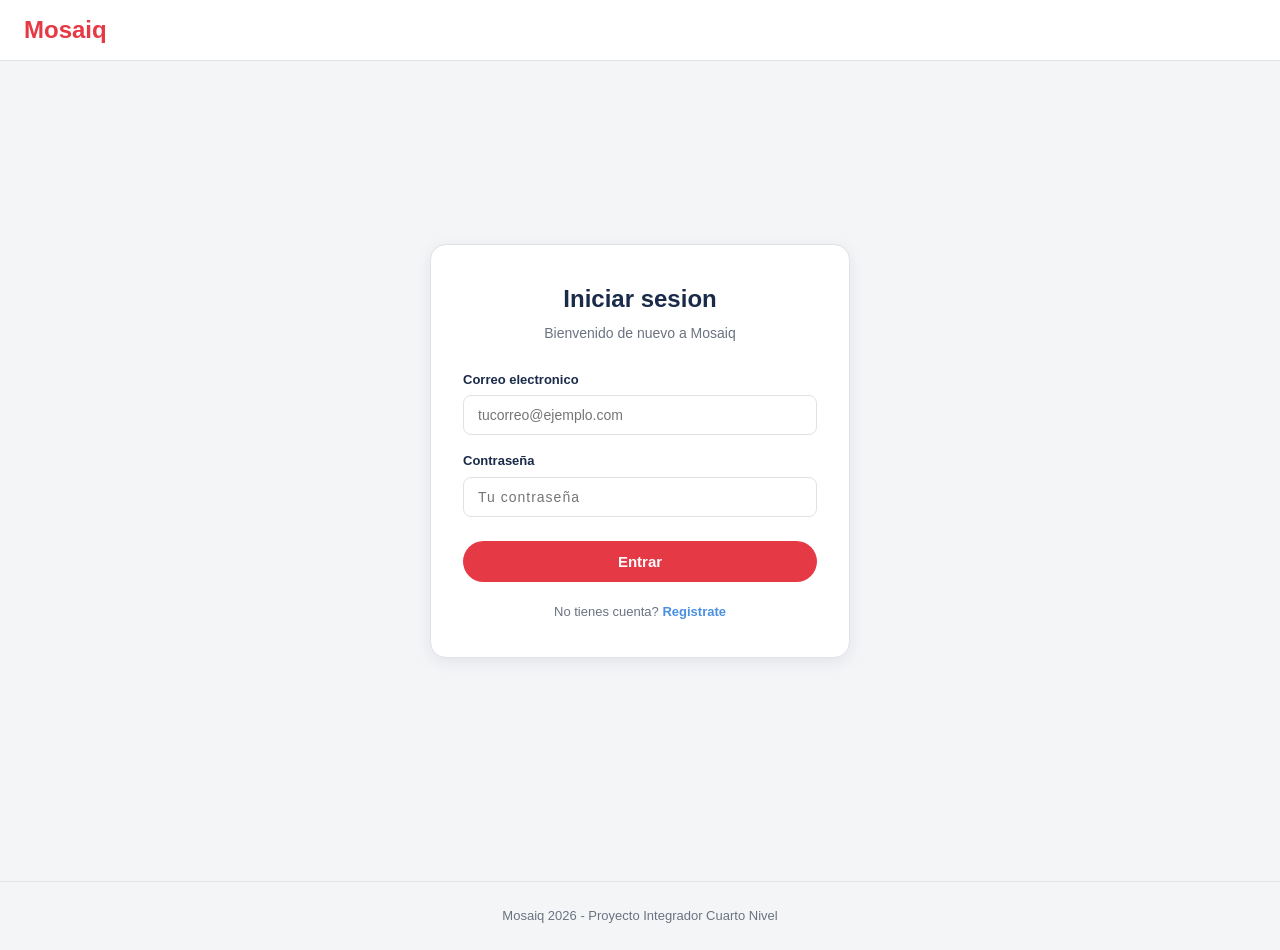
<file: frontend/login.html>
<!DOCTYPE html>
<html lang="es">

<head>
    <meta charset="UTF-8">
    <meta name="viewport" content="width=device-width, initial-scale=1.0">
    <title>Mosaiq - Iniciar sesion</title>
    <link rel="stylesheet" href="css/global.css">
    <link rel="stylesheet" href="css/login.css">
</head>

<body>

    <!-- ENCABEZADO -->
    <header class="encabezado">
        <a href="index.html" class="logo">Mosa<span class="logo__acento">iq</span></a>
    </header>

    <!-- FORMULARIO DE INICIO DE SESION -->
    <main class="acceso">
        <section class="acceso__tarjeta">
            <h1 class="acceso__titulo">Iniciar sesion</h1>
            <p class="acceso__subtitulo">Bienvenido de nuevo a Mosaiq</p>

            <form class="formulario">
                <div class="formulario__campo">
                    <label class="formulario__etiqueta" for="correo">Correo electronico</label>
                    <input class="formulario__control" type="email" id="correo" placeholder="tucorreo@ejemplo.com">
                </div>

                <div class="formulario__campo">
                    <label class="formulario__etiqueta" for="clave">Contraseña</label>
                    <input class="formulario__control formulario__control--password" type="password" id="clave" placeholder="Tu contraseña">
                </div>

                <button type="button" id="btnEntrar" class="boton boton--primario acceso__boton">Entrar</button>
            </form>

            <p class="acceso__pie">
                No tienes cuenta? <a class="acceso__enlace" href="register.html">Registrate</a>
            </p>
        </section>
    </main>

    <!-- PIE -->
    <footer class="pie">
        <p>Mosaiq 2026 - Proyecto Integrador Cuarto Nivel</p>
    </footer>

    <script src="https://code.jquery.com/jquery-3.7.1.min.js"></script>
    <script src="js/api.js"></script>
    <script src="js/login.js"></script>

</body>

</html>
</file>
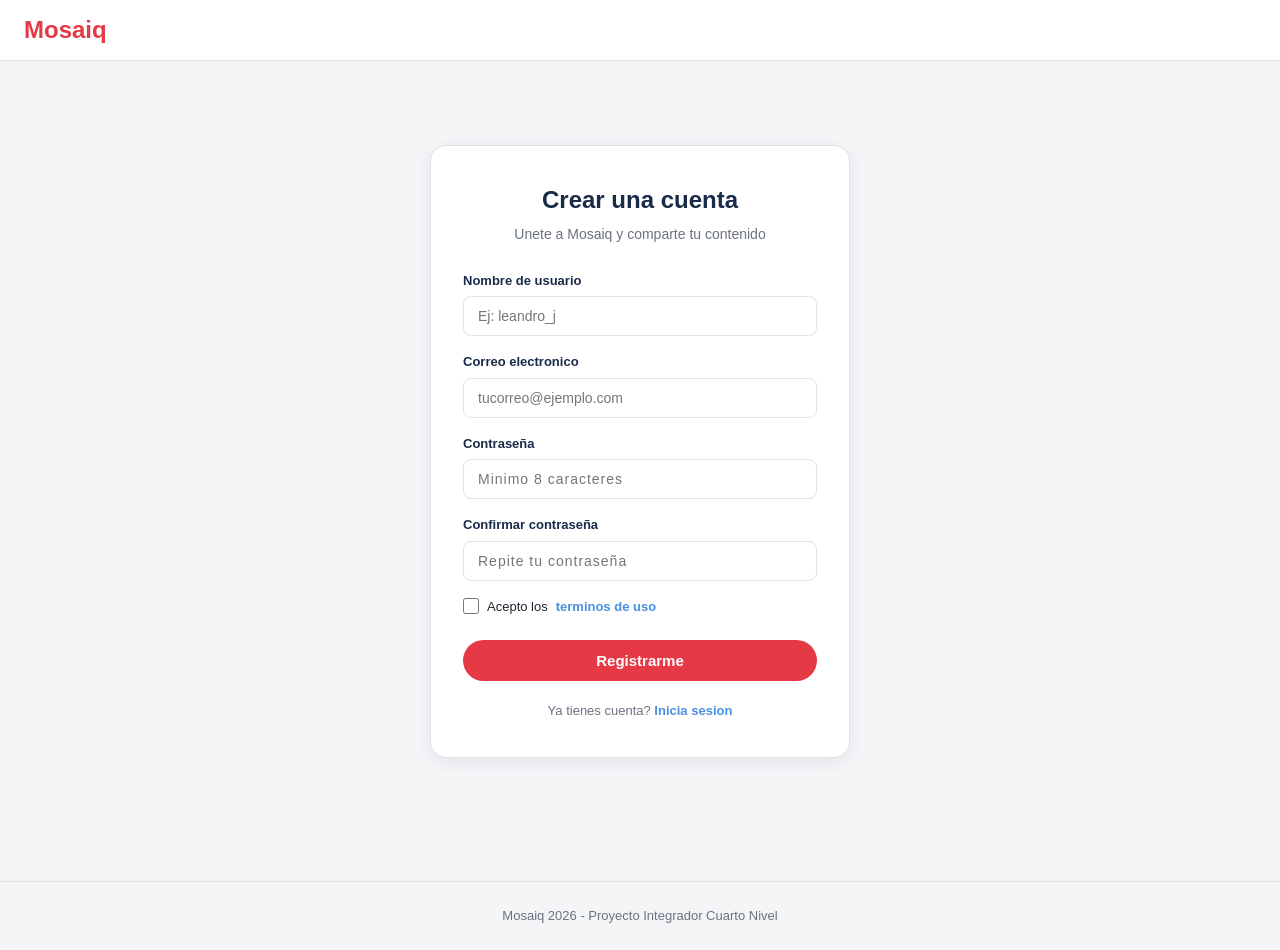
<file: frontend/register.html>
<!DOCTYPE html>
<html lang="es">

<head>
    <meta charset="UTF-8">
    <meta name="viewport" content="width=device-width, initial-scale=1.0">
    <title>Mosaiq - Registro</title>
    <link rel="stylesheet" href="css/global.css">
    <link rel="stylesheet" href="css/register.css">
</head>

<body>

    <!-- ENCABEZADO -->
    <header class="encabezado">
        <a href="index.html" class="logo">Mosa<span class="logo__acento">iq</span></a>
    </header>

    <!-- FORMULARIO DE REGISTRO -->
    <main class="acceso">
        <section class="acceso__tarjeta">
            <h1 class="acceso__titulo">Crear una cuenta</h1>
            <p class="acceso__subtitulo">Unete a Mosaiq y comparte tu contenido</p>

            <form class="formulario">
                <div class="formulario__campo">
                    <label class="formulario__etiqueta" for="nombre">Nombre de usuario</label>
                    <input class="formulario__control" type="text" id="nombre" placeholder="Ej: leandro_j">
                </div>

                <div class="formulario__campo">
                    <label class="formulario__etiqueta" for="correo">Correo electronico</label>
                    <input class="formulario__control" type="email" id="correo" placeholder="tucorreo@ejemplo.com">
                </div>

                <div class="formulario__campo">
                    <label class="formulario__etiqueta" for="clave">Contraseña</label>
                    <input class="formulario__control formulario__control--password" type="password" id="clave"
                        placeholder="Minimo 8 caracteres">
                </div>

                <div class="formulario__campo">
                    <label class="formulario__etiqueta" for="clave2">Confirmar contraseña</label>
                    <input class="formulario__control formulario__control--password" type="password" id="clave2"
                        placeholder="Repite tu contraseña">
                </div>

                <div class="formulario__campo formulario__campo--terminos">
                    <input class="formulario__check" type="checkbox" id="terminos">
                    <label class="formulario__etiqueta" for="terminos">Acepto los</label>
                    <a class="formulario__terminos-enlace" href="terminos.html" target="_blank" rel="noopener">terminos
                        de uso</a>
                </div>

                <button type="button" id="btnRegistrar" class="boton boton--primario acceso__boton">Registrarme</button>
            </form>

            <p class="acceso__pie">
                Ya tienes cuenta? <a class="acceso__enlace" href="login.html">Inicia sesion</a>
            </p>
        </section>
    </main>

    <!-- PIE -->
    <footer class="pie">
        <p>Mosaiq 2026 - Proyecto Integrador Cuarto Nivel</p>
    </footer>

    <script src="https://code.jquery.com/jquery-3.7.1.min.js"></script>
    <script src="js/api.js"></script>
    <script src="js/register.js"></script>

</body>

</html>
</file>
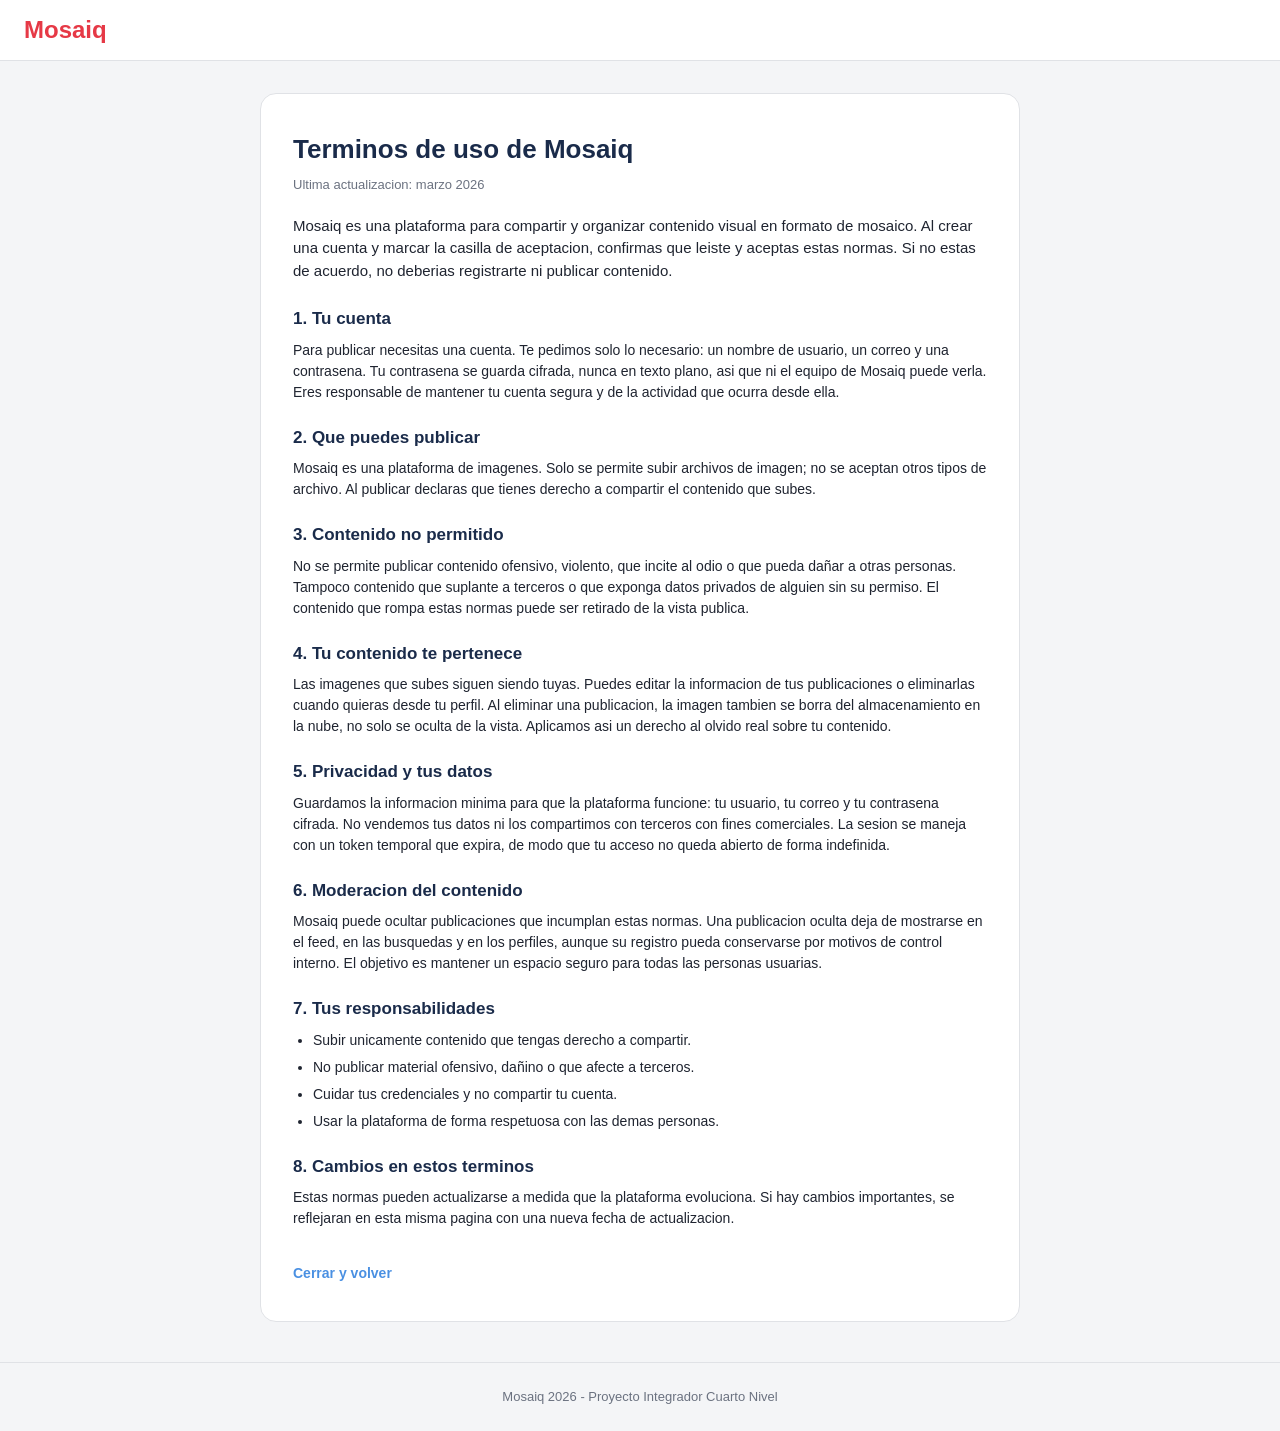
<file: frontend/terminos.html>
<!DOCTYPE html>
<html lang="es">

<head>
    <meta charset="UTF-8">
    <meta name="viewport" content="width=device-width, initial-scale=1.0">
    <title>Mosaiq - Terminos de uso</title>
    <link rel="stylesheet" href="css/global.css">
    <link rel="stylesheet" href="css/terminos.css">
</head>

<body>

    <!-- ENCABEZADO -->
    <header class="encabezado">
        <a href="index.html" class="logo">Mosa<span class="logo__acento">iq</span></a>
    </header>

    <!-- TERMINOS DE USO -->
    <main class="legal">
        <h1 class="legal__titulo">Terminos de uso de Mosaiq</h1>
        <p class="legal__fecha">Ultima actualizacion: marzo 2026</p>

        <p class="legal__intro">
            Mosaiq es una plataforma para compartir y organizar contenido visual en
            formato de mosaico. Al crear una cuenta y marcar la casilla de aceptacion,
            confirmas que leiste y aceptas estas normas. Si no estas de acuerdo, no
            deberias registrarte ni publicar contenido.
        </p>

        <section class="legal__seccion">
            <h2 class="legal__subtitulo">1. Tu cuenta</h2>
            <p class="legal__texto">
                Para publicar necesitas una cuenta. Te pedimos solo lo necesario: un
                nombre de usuario, un correo y una contrasena. Tu contrasena se guarda
                cifrada, nunca en texto plano, asi que ni el equipo de Mosaiq puede
                verla. Eres responsable de mantener tu cuenta segura y de la actividad
                que ocurra desde ella.
            </p>
        </section>

        <section class="legal__seccion">
            <h2 class="legal__subtitulo">2. Que puedes publicar</h2>
            <p class="legal__texto">
                Mosaiq es una plataforma de imagenes. Solo se permite subir archivos de
                imagen; no se aceptan otros tipos de archivo. Al publicar declaras que
                tienes derecho a compartir el contenido que subes.
            </p>
        </section>

        <section class="legal__seccion">
            <h2 class="legal__subtitulo">3. Contenido no permitido</h2>
            <p class="legal__texto">
                No se permite publicar contenido ofensivo, violento, que incite al odio
                o que pueda dañar a otras personas. Tampoco contenido que suplante a
                terceros o que exponga datos privados de alguien sin su permiso. El
                contenido que rompa estas normas puede ser retirado de la vista publica.
            </p>
        </section>

        <section class="legal__seccion">
            <h2 class="legal__subtitulo">4. Tu contenido te pertenece</h2>
            <p class="legal__texto">
                Las imagenes que subes siguen siendo tuyas. Puedes editar la informacion
                de tus publicaciones o eliminarlas cuando quieras desde tu perfil. Al
                eliminar una publicacion, la imagen tambien se borra del almacenamiento
                en la nube, no solo se oculta de la vista. Aplicamos asi un derecho al
                olvido real sobre tu contenido.
            </p>
        </section>

        <section class="legal__seccion">
            <h2 class="legal__subtitulo">5. Privacidad y tus datos</h2>
            <p class="legal__texto">
                Guardamos la informacion minima para que la plataforma funcione: tu
                usuario, tu correo y tu contrasena cifrada. No vendemos tus datos ni los
                compartimos con terceros con fines comerciales. La sesion se maneja con
                un token temporal que expira, de modo que tu acceso no queda abierto de
                forma indefinida.
            </p>
        </section>

        <section class="legal__seccion">
            <h2 class="legal__subtitulo">6. Moderacion del contenido</h2>
            <p class="legal__texto">
                Mosaiq puede ocultar publicaciones que incumplan estas normas. Una
                publicacion oculta deja de mostrarse en el feed, en las busquedas y en
                los perfiles, aunque su registro pueda conservarse por motivos de control
                interno. El objetivo es mantener un espacio seguro para todas las
                personas usuarias.
            </p>
        </section>

        <section class="legal__seccion">
            <h2 class="legal__subtitulo">7. Tus responsabilidades</h2>
            <ul class="legal__lista">
                <li>Subir unicamente contenido que tengas derecho a compartir.</li>
                <li>No publicar material ofensivo, dañino o que afecte a terceros.</li>
                <li>Cuidar tus credenciales y no compartir tu cuenta.</li>
                <li>Usar la plataforma de forma respetuosa con las demas personas.</li>
            </ul>
        </section>

        <section class="legal__seccion">
            <h2 class="legal__subtitulo">8. Cambios en estos terminos</h2>
            <p class="legal__texto">
                Estas normas pueden actualizarse a medida que la plataforma evoluciona.
                Si hay cambios importantes, se reflejaran en esta misma pagina con una
                nueva fecha de actualizacion.
            </p>
        </section>

        <button type="button" class="legal__volver" id="btnCerrar">Cerrar y volver</button>

        <script>
            document.getElementById("btnCerrar").addEventListener("click", function () {
                window.close();
            });
        </script>

    </main>

    <!-- PIE -->
    <footer class="pie">
        <p>Mosaiq 2026 - Proyecto Integrador Cuarto Nivel</p>
    </footer>

</body>

</html>
</file>
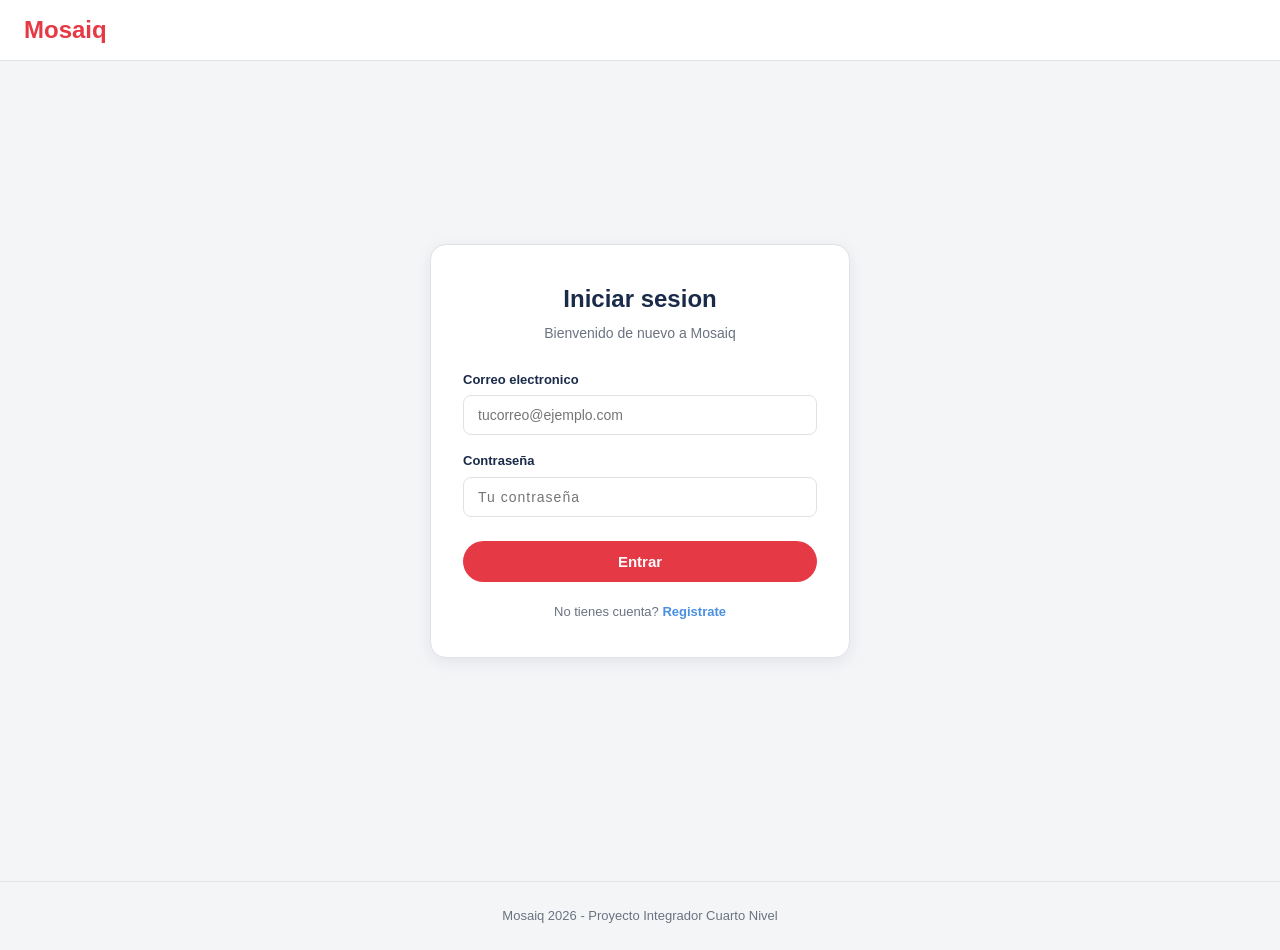
<file: frontend/usuario.html>
<!DOCTYPE html>
<html lang="es">

<head>
    <meta charset="UTF-8">
    <meta name="viewport" content="width=device-width, initial-scale=1.0">
    <title>Mosaiq - Mi perfil</title>
    <link rel="stylesheet" href="css/global.css">
    <link rel="stylesheet" href="css/usuario.css">
</head>

<body>

    <!-- ENCABEZADO -->
    <header class="encabezado">
        <a href="index.html" class="logo">Mosa<span class="logo__acento">iq</span></a>

        <div class="busqueda">
            <input type="search" class="busqueda__campo" placeholder="Buscar por titulo, descripcion o etiquetas...">
        </div>

        <a href="#modalSubir" class="boton boton--rojo">+ Subir imagen</a>
    </header>

    <!-- CABECERA DEL PERFIL -->
    <section class="perfil">
        <div class="perfil__avatar" id="perfil-avatar"></div>
        <h1 class="perfil__nombre" id="perfil-nombre"></h1>
        <p class="perfil__usuario" id="perfil-usuario"></p>
        <p class="perfil__datos" id="perfil-datos"></p>
    </section>

    <!-- PUBLICACIONES DEL USUARIO -->
    <main class="publicaciones">
        <h2 class="publicaciones__titulo">Mis publicaciones</h2>

        <section class="mosaico" id="mosaico-usuario"></section>

        <!-- molde de la tarjeta: se clona en el JS por cada publicacion (no se muestra) -->
        <article class="publicacion" id="molde-publicacion" hidden>
            <a class="publicacion__enlace" href="#">
                <figure class="publicacion__figura">
                    <img class="publicacion__imagen" src="" alt="">
                </figure>
                <div class="publicacion__info">
                    <h3 class="publicacion__titulo"></h3>
                    <p class="publicacion__autor"></p>
                </div>
            </a>
            <div class="publicacion__acciones">
                <a href="#modalEditar" class="publicacion__accion publicacion__accion--editar">Editar</a>
                <button type="button" class="publicacion__accion publicacion__accion--eliminar">Eliminar</button>
            </div>
        </article>
    </main>

    <!-- MODAL DE SUBIR IMAGEN (se abre con :target en CSS) -->
    <div class="modal" id="modalSubir">
        <div class="modal__caja">
            <header class="modal__cabecera">
                <h2 class="modal__titulo">Subir nueva imagen</h2>
                <a href="#" class="modal__cerrar">&times;</a>
            </header>

            <form class="modal__form">
                <div class="modal__campo">
                    <label class="modal__etiqueta" for="imagenImg">Imagen</label>
                    <input class="modal__control" type="file" id="imagenImg" accept="image/*">
                </div>

                <div class="modal__campo">
                    <label class="modal__etiqueta" for="tituloImg">Titulo</label>
                    <input class="modal__control" type="text" id="tituloImg" placeholder="Ponle un titulo a tu imagen">
                </div>

                <div class="modal__campo">
                    <label class="modal__etiqueta" for="descripcionImg">Descripcion</label>
                    <input class="modal__control" type="text" id="descripcionImg" placeholder="Describe tu imagen">
                </div>

                <div class="modal__campo">
                    <label class="modal__etiqueta" for="categoriaImg">Categoria</label>
                    <select class="modal__control" id="categoriaImg"></select>
                </div>

                <div class="modal__campo">
                    <label class="modal__etiqueta" for="tagsImg">Etiquetas</label>
                    <input class="modal__control" type="text" id="tagsImg" placeholder="Separadas por comas">
                </div>

                <button type="button" id="btnPublicar" class="boton boton--primario modal__boton">Publicar</button>
            </form>
        </div>
    </div>
    <!-- MODAL EDITAR PIN -->
    <div class="modal" id="modalEditar">
        <div class="modal__caja">
            <header class="modal__cabecera">
                <h2 class="modal__titulo">Editar pin</h2>
                <a href="#" class="modal__cerrar">&times;</a>
            </header>

            <form class="modal__form">
                <input type="hidden" id="editarId">

                <div class="modal__campo">
                    <label class="modal__etiqueta" for="editarTitulo">Titulo</label>
                    <input class="modal__control" type="text" id="editarTitulo">
                </div>

                <div class="modal__campo">
                    <label class="modal__etiqueta" for="editarDescripcion">Descripcion</label>
                    <input class="modal__control" type="text" id="editarDescripcion">
                </div>

                <div class="modal__campo">
                    <label class="modal__etiqueta" for="editarCategoria">Categoria</label>
                    <select class="modal__control" id="editarCategoria"></select>
                </div>

                <div class="modal__campo">
                    <label class="modal__etiqueta" for="editarTags">Etiquetas</label>
                    <input class="modal__control" type="text" id="editarTags" placeholder="Separadas por comas">
                </div>

                <button type="button" id="btnGuardarEdicion" class="boton boton--primario modal__boton">Guardar
                    cambios</button>
            </form>
        </div>
    </div>
    <!-- PIE -->
    <footer class="pie">
        <p>Mosaiq 2026 - Proyecto Integrador Cuarto Nivel</p>
    </footer>

    <script src="https://code.jquery.com/jquery-3.7.1.min.js"></script>
    <script src="js/api.js"></script>
    <script src="js/header.js"></script>
    <script src="js/usuario.js"></script>

</body>

</html>
</file>
<file: frontend/css/global.css>
/* RESET */
* {
  margin: 0;
  padding: 0;
  box-sizing: border-box;
}

/* variables globales */
:root {
  --azul-marino: #1A2B4A;
  --azul-acento: #4A90E2;
  --rojo: #E63946;
  --gris-fondo: #F4F5F7;
  --gris-borde: #E0E2E6;
  --gris-texto: #6B7280;
  --blanco: #FFFFFF;
  --negro-texto: #1F2430;
}

/* BASE */
body {
  font-family: 'Segoe UI', Tahoma, Geneva, Verdana, sans-serif;
  background-color: var(--gris-fondo);
  color: var(--negro-texto);
  line-height: 1.5;
}

a {
  text-decoration: none;
  color: inherit;
}

ul {
  list-style: none;
}

/* ENCABEZADO (bloque) */
.encabezado {
  display: flex;
  flex-wrap: wrap;
  align-items: center;
  gap: 15px;
  padding: 12px 24px;
  background-color: var(--blanco);
  border-bottom: 1px solid var(--gris-borde);
  position: sticky;
  top: 0;
  z-index: 10;
}

/* LOGO (bloque) */
.logo {
  font-size: 24px;
  font-weight: bold;
  color: var(--rojo);
}

.logo__acento {
  color: var(--rojo);
}

/* BUSQUEDA (bloque) */
.busqueda {
  flex: 1;
  display: flex;
  align-items: center;
  background-color: var(--gris-fondo);
  border: 1px solid var(--gris-borde);
  border-radius: 22px;
  padding: 8px 16px;
}

.busqueda__campo {
  border: none;
  background: transparent;
  outline: none;
  width: 100%;
  font-size: 14px;
  color: var(--negro-texto);
}

/* BOTON (bloque + modificadores) */
.boton {
  border: none;
  border-radius: 22px;
  padding: 9px 18px;
  font-size: 14px;
  font-weight: bold;
  cursor: pointer;
  transition: background-color 0.2s, transform 0.1s;
}

.boton:active {
  transform: scale(0.97);
}

.boton--primario {
  background-color: var(--rojo);
  color: var(--blanco);
}

.boton--primario:hover {
  background-color: #C92D3A;
}

.boton--secundario {
  background-color: var(--gris-fondo);
  color: var(--azul-marino);
}

.boton--secundario:hover {
  background-color: var(--gris-borde);
}

.boton--rojo {
  background-color: var(--rojo);
  color: var(--blanco);
}

.boton--rojo:hover {
  background-color: #C92D3A;
}

/* enlace que se ve como nombre de usuario en el encabezado */
.encabezado__usuario {
  font-weight: bold;
  color: var(--azul-marino);
}

/* PIE (bloque) */
.pie {
  text-align: center;
  padding: 24px;
  color: var(--gris-texto);
  font-size: 13px;
  border-top: 1px solid var(--gris-borde);
  margin-top: 40px;
}
</file>
<file: frontend/css/login.css>
/* CONTENEDOR */
.acceso {
  display: flex;
  justify-content: center;
  align-items: center;
  min-height: calc(100vh - 120px);
  padding: 30px 20px;
}

/* TARJETA DEL FORMULARIO */
.acceso__tarjeta {
  background-color: var(--blanco);
  border: 1px solid var(--gris-borde);
  border-radius: 16px;
  padding: 28px 22px;
  width: 100%;
  max-width: 420px;
  box-shadow: 0 4px 16px rgba(26, 43, 74, 0.08);
}

.acceso__titulo {
  font-size: 24px;
  color: var(--azul-marino);
  text-align: center;
  margin-bottom: 6px;
}

.acceso__subtitulo {
  font-size: 14px;
  color: var(--gris-texto);
  text-align: center;
  margin-bottom: 26px;
}

.acceso__boton {
  margin-top: 8px;
  width: 100%;
  padding: 12px;
  font-size: 15px;
}

.acceso__pie {
  text-align: center;
  font-size: 13px;
  color: var(--gris-texto);
  margin-top: 20px;
}

.acceso__enlace {
  color: var(--azul-acento);
  font-weight: bold;
}

.acceso__enlace:hover {
  text-decoration: underline;
}

/* FORMULARIO */
.formulario {
  display: flex;
  flex-direction: column;
  gap: 16px;
}

.formulario__campo {
  display: flex;
  flex-direction: column;
  gap: 6px;
}

/* modificador: la fila de terminos va horizontal (checkbox + texto) */
.formulario__campo--terminos {
  flex-direction: row;
  align-items: center;
  gap: 8px;
}

.formulario__etiqueta {
  font-size: 13px;
  font-weight: bold;
  color: var(--azul-marino);
}

/* en la fila de terminos la etiqueta es texto normal, no negrita */
.formulario__campo--terminos .formulario__etiqueta {
  font-weight: normal;
  color: var(--negro-texto);
}

.formulario__control {
  border: 1px solid var(--gris-borde);
  border-radius: 8px;
  padding: 11px 14px;
  font-size: 14px;
  outline: none;
  transition: border-color 0.2s;
}

.formulario__control:focus {
  border-color: var(--azul-acento);
}

/* modificador: campo de contraseña */
.formulario__control--password {
  letter-spacing: 1px;
}

.formulario__check {
  width: 16px;
  height: 16px;
  cursor: pointer;
}

/* RESPONSIVE (movil primero) */
@media (min-width: 481px) {
  .acceso__tarjeta {
    padding: 36px 32px;
  }
}
</file>
<file: frontend/css/register.css>
/* CONTENEDOR */
.acceso {
  display: flex;
  justify-content: center;
  align-items: center;
  min-height: calc(100vh - 120px);
  padding: 30px 20px;
}

/* TARJETA DEL FORMULARIO */
.acceso__tarjeta {
  background-color: var(--blanco);
  border: 1px solid var(--gris-borde);
  border-radius: 16px;
  padding: 28px 22px;
  width: 100%;
  max-width: 420px;
  box-shadow: 0 4px 16px rgba(26, 43, 74, 0.08);
}

.acceso__titulo {
  font-size: 24px;
  color: var(--azul-marino);
  text-align: center;
  margin-bottom: 6px;
}

.acceso__subtitulo {
  font-size: 14px;
  color: var(--gris-texto);
  text-align: center;
  margin-bottom: 26px;
}

.acceso__boton {
  margin-top: 8px;
  width: 100%;
  padding: 12px;
  font-size: 15px;
}

.acceso__pie {
  text-align: center;
  font-size: 13px;
  color: var(--gris-texto);
  margin-top: 20px;
}

.acceso__enlace {
  color: var(--azul-acento);
  font-weight: bold;
}

.acceso__enlace:hover {
  text-decoration: underline;
}

/* FORMULARIO */
.formulario {
  display: flex;
  flex-direction: column;
  gap: 16px;
}

.formulario__campo {
  display: flex;
  flex-direction: column;
  gap: 6px;
}

/* modificador: la fila de terminos va horizontal (checkbox + texto) */
.formulario__campo--terminos {
  flex-direction: row;
  align-items: center;
  gap: 8px;
}

.formulario__etiqueta {
  font-size: 13px;
  font-weight: bold;
  color: var(--azul-marino);
}

/* en la fila de terminos la etiqueta es texto normal, no negrita */
.formulario__campo--terminos .formulario__etiqueta {
  font-weight: normal;
  color: var(--negro-texto);
}

.formulario__control {
  border: 1px solid var(--gris-borde);
  border-radius: 8px;
  padding: 11px 14px;
  font-size: 14px;
  outline: none;
  transition: border-color 0.2s;
}

.formulario__control:focus {
  border-color: var(--azul-acento);
}

/* modificador: campo de contraseña */
.formulario__control--password {
  letter-spacing: 1px;
}

.formulario__check {
  width: 16px;
  height: 16px;
  cursor: pointer;
}

/* RESPONSIVE (movil primero) */
@media (min-width: 481px) {
  .acceso__tarjeta {
    padding: 36px 32px;
  }
}

/* enlace a los terminos dentro de la fila del checkbox */
.formulario__terminos-enlace {
  font-size: 13px;
  color: var(--azul-acento);
  font-weight: bold;
}

.formulario__terminos-enlace:hover {
  text-decoration: underline;
}
</file>
<file: frontend/css/terminos.css>
/* CONTENEDOR DEL DOCUMENTO LEGAL */
.legal {
  max-width: 760px;
  margin: 16px;
  padding: 24px 20px;
  background-color: var(--blanco);
  border: 1px solid var(--gris-borde);
  border-radius: 16px;
}

.legal__titulo {
  font-size: 26px;
  color: var(--azul-marino);
  margin-bottom: 6px;
}

.legal__fecha {
  font-size: 13px;
  color: var(--gris-texto);
  margin-bottom: 20px;
}

.legal__intro {
  font-size: 15px;
  color: var(--negro-texto);
  margin-bottom: 24px;
}

.legal__seccion {
  margin-bottom: 22px;
}

.legal__subtitulo {
  font-size: 17px;
  color: var(--azul-marino);
  margin-bottom: 8px;
}

.legal__texto {
  font-size: 14px;
  color: var(--negro-texto);
}

.legal__lista {
  margin-top: 8px;
  padding-left: 20px;
}

.legal__lista li {
  font-size: 14px;
  color: var(--negro-texto);
  list-style: disc;
  margin-bottom: 6px;
}

.legal__volver {
  display: inline-block;
  margin-top: 14px;
  font-size: 14px;
  font-weight: bold;
  color: var(--azul-acento);
  background: none;
  border: none;
  cursor: pointer;
  padding: 0;
  font-family: inherit;
}

.legal__volver:hover {
  text-decoration: underline;
}

/* RESPONSIVE (movil primero) */
@media (min-width: 481px) {
  .legal {
    margin: 32px auto;
    padding: 36px 32px;
  }
}
</file>
<file: frontend/css/usuario.css>
/* PERFIL */
.perfil {
  display: flex;
  flex-direction: column;
  align-items: center;
  padding: 36px 24px 24px;
  background-color: var(--blanco);
  border-bottom: 1px solid var(--gris-borde);
}

.perfil__avatar {
  width: 110px;
  height: 110px;
  border-radius: 50%;
  background-color: var(--azul-acento);
  color: var(--blanco);
  font-size: 44px;
  font-weight: bold;
  display: flex;
  align-items: center;
  justify-content: center;
  margin-bottom: 14px;
}

.perfil__nombre {
  font-size: 24px;
  color: var(--azul-marino);
  margin-bottom: 4px;
}

.perfil__usuario {
  font-size: 14px;
  color: var(--gris-texto);
  margin-bottom: 6px;
}

.perfil__datos {
  font-size: 13px;
  color: var(--gris-texto);
  margin-bottom: 18px;
}

/* PUBLICACIONES (seccion) (base movil) */
.publicaciones {
  padding: 16px;
}

.publicaciones__titulo {
  font-size: 18px;
  color: var(--azul-marino);
  margin-bottom: 16px;
}

/* MOSAICO (movil primero: una sola columna como base) */
.mosaico {
  column-width: 230px;
  column-gap: 16px;
}

/* PUBLICACION (tarjeta) */
.publicacion {
  break-inside: avoid;
  margin-bottom: 16px;
  background-color: var(--blanco);
  border-radius: 14px;
  overflow: hidden;
  border: 1px solid var(--gris-borde);
  cursor: pointer;
  transition: transform 0.2s, box-shadow 0.2s;
}

.publicacion:hover {
  transform: translateY(-4px);
  box-shadow: 0 6px 18px rgba(26, 43, 74, 0.15);
}

.publicacion__enlace {
  display: block;
  color: inherit;
}

.publicacion__figura {
  width: 100%;
  background-color: var(--gris-borde);
  line-height: 0;
}

.publicacion__imagen {
  width: 100%;
  height: auto;
  display: block;
}

.publicacion__info {
  padding: 10px 12px;
}

.publicacion__titulo {
  font-size: 14px;
  font-weight: bold;
  color: var(--negro-texto);
  margin-bottom: 4px;
}

.publicacion__autor {
  font-size: 12px;
  color: var(--gris-texto);
}

/* MODAL */
.modal {
  display: none;
  position: fixed;
  top: 0;
  left: 0;
  width: 100%;
  height: 100%;
  background-color: rgba(26, 43, 74, 0.55);
  justify-content: center;
  align-items: center;
  z-index: 100;
  padding: 20px;
}

/* se muestra cuando la URL apunta al id del modal */
.modal:target {
  display: flex;
}

.modal__caja {
  background-color: var(--blanco);
  border-radius: 16px;
  padding: 28px;
  width: 100%;
  max-width: 440px;
}

.modal__cabecera {
  display: flex;
  justify-content: space-between;
  align-items: center;
  margin-bottom: 20px;
}

.modal__titulo {
  font-size: 20px;
  color: var(--azul-marino);
}

.modal__cerrar {
  font-size: 22px;
  cursor: pointer;
  color: var(--gris-texto);
  line-height: 1;
}

.modal__cerrar:hover {
  color: var(--rojo);
}

.modal__form {
  display: flex;
  flex-direction: column;
  gap: 14px;
}

.modal__campo {
  display: flex;
  flex-direction: column;
  gap: 6px;
}

.modal__etiqueta {
  font-size: 13px;
  font-weight: bold;
  color: var(--azul-marino);
}

.modal__control {
  border: 1px solid var(--gris-borde);
  border-radius: 8px;
  padding: 10px 12px;
  font-size: 14px;
  outline: none;
}

.modal__control:focus {
  border-color: var(--azul-acento);
}

.modal__boton {
  margin-top: 4px;
  width: 100%;
  padding: 12px;
  font-size: 15px;
}

/* ACCIONES SOBRE CADA PIN (solo en el perfil, son todos tuyos) */
.publicacion__acciones {
  display: flex;
  gap: 8px;
  padding: 0 12px 12px;
}

.publicacion__accion {
  font-size: 12px;
  padding: 5px 10px;
  border: 1px solid var(--gris-borde);
  border-radius: 8px;
  background-color: var(--blanco);
  cursor: pointer;
  text-decoration: none;
  display: inline-block;
  text-align: center;
}

.publicacion__accion--editar {
  color: var(--azul-marino);
}

.publicacion__accion--editar:hover {
  background-color: var(--gris-fondo);
}

.publicacion__accion--eliminar {
  color: var(--rojo);
  border-color: var(--rojo);
}

.publicacion__accion--eliminar:hover {
  background-color: var(--rojo);
  color: var(--blanco);
}

/* RESPONSIVE (movil primero) */
@media (min-width: 481px) {
  .publicaciones { padding: 24px; }
}
</file>
